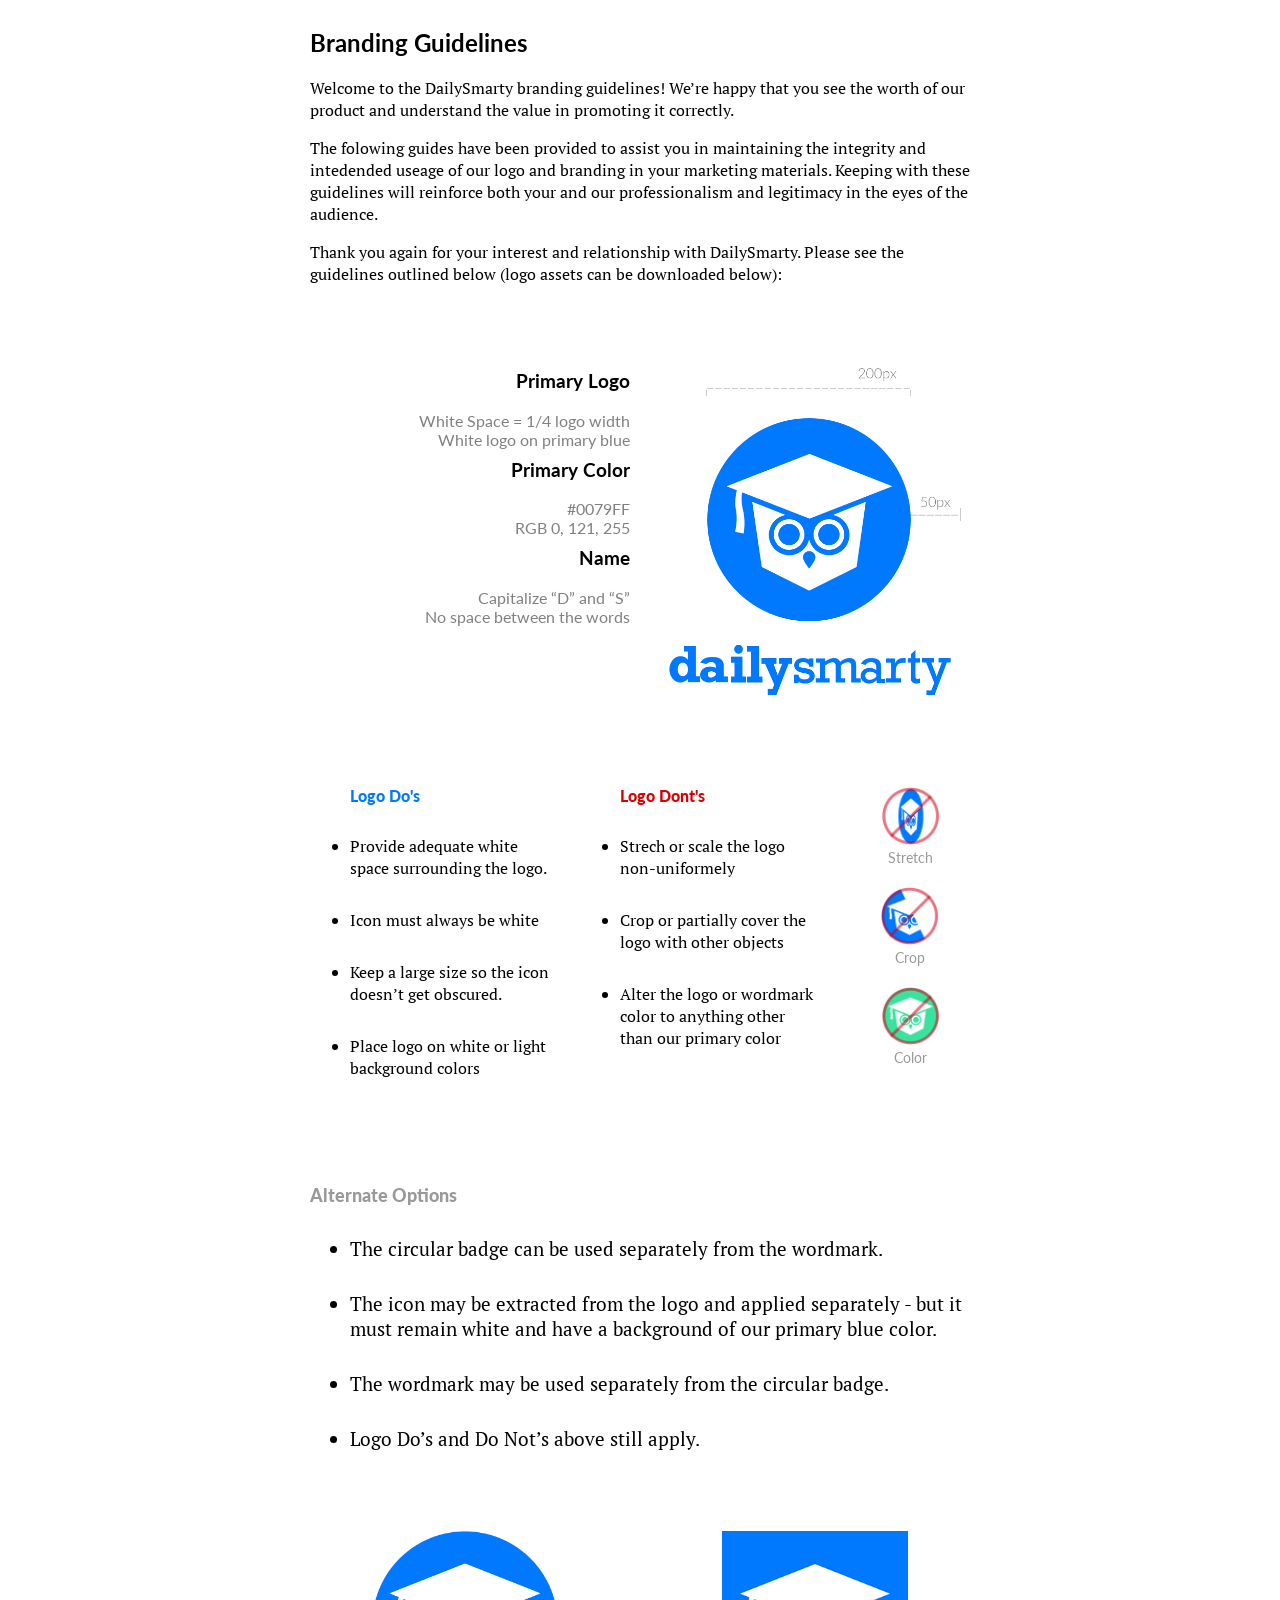
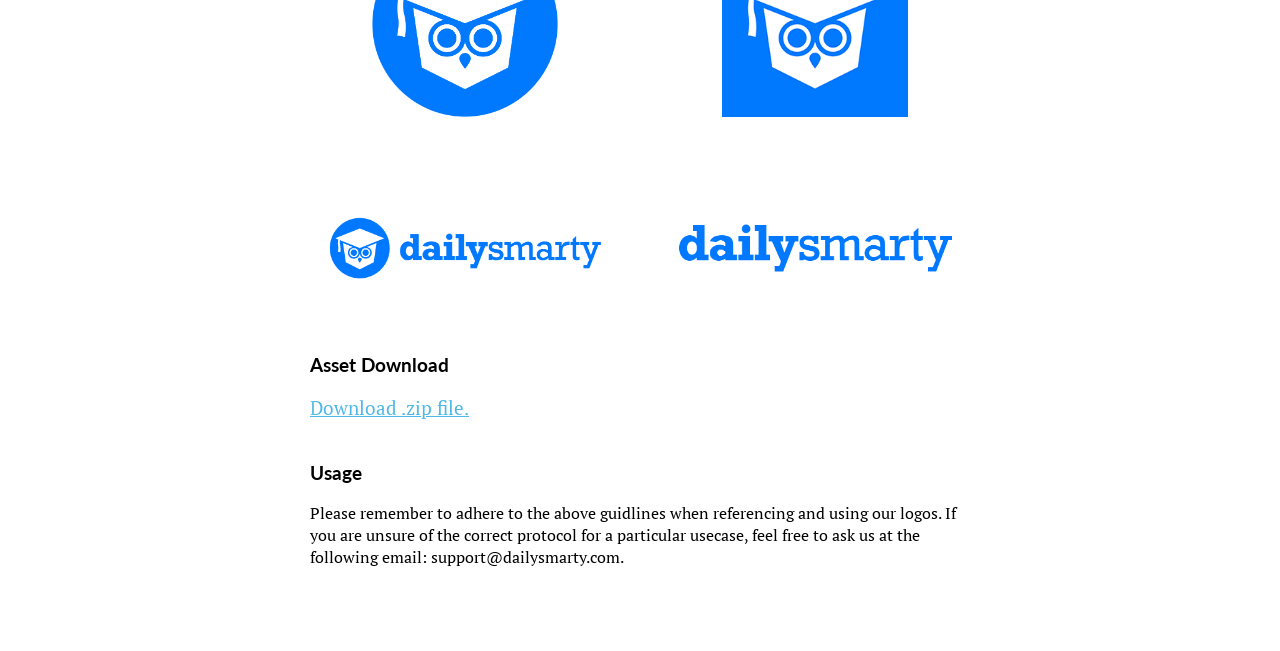
<file: HTML-CSS/Unorganized Random HTML Projects/CSS Grid proj.html>
﻿<!DOCTYPE html>
<html lang='en'>

<head>
    <meta charset='UTF-8'>
    <title>CSS Grid</title>
    <link href="https://fonts.googleapis.com/css?family=Lato" rel="stylesheet">
    <link href="https://fonts.googleapis.com/css?family=PT+Serif" rel="stylesheet">

    <style>
        body {
            font-family: 'Lato', sans-serif;
            background-color: #ffffff;
        }

        p,
        li {
            font-family: 'PT Serif', serif;
        }

        .container {
            display: flex;
            justify-content: center;
        }

        .content-wrapper {
            width: 660px;
        }

        .style-details {
            display: grid;
            grid-template-columns: 1fr 1fr;
            grid-gap: 20px;
            margin-top: 75px;
            margin-bottom: 75px;
        }

        .style-details-text {
            text-align: right;
        }

        .style-details-text div {
            color: #808080;
            font-weight: normal;
        }

        .style-details-text h3 {
            margin-top: 30px;
            margin-top: 10px;
        }

        .style-details-logo img {
            width: 100%;
        }

        .dos_donts_wrapper {
            margin-top: 75px;
            margin-bottom: 75px;
            display: grid;
            grid-template-columns: 2fr 2fr 1fr;
            grid-gap: 30px;
        }

        .dont_image_box {
            text-align: center;
            margin-bottom: 20px;
        }

        .dont_image_box div {
            font-size: 14px;
            color: #999999;
        }

        .dont_image_box img {
            width: 50%;
        }

        .dos_donts_heading {
            font-weight: 900;
            margin-bottom: 20px;
            margin-left: 40px;
        }

        .blue_text {
            color: #0079ff;
        }

        .red_text {
            color: #dc0004;
        }

        .dos_donts_list li {
            margin-top: 30px;
            margin-bottom: 30px;
            font-size: 16px;
        }

        .alternate_options_wrapper {
            margin-top: 75px;
            margin-bottom: 75px;
        }

        .alternate_options_wrapper h3 {
            color: #999999;
            font-size: 18px;
            font-weight: 900;
        }

        .alternate_options_wrapper li {
            margin-top: 30px;
            margin-bottom: 30px;
            font-size: 19px;
        }

        .alternate_options_images {
            margin-top: 80px;
            display: grid;
            grid-template-columns: repeat(2, 1fr);
            justify-items: center;
            grid-gap: 100px 40px;
        }

        .image_logos {
            width: 60%;
        }

        .text_logos {
            width: 90%;
        }

        .additional_branding_details {
            margin-top: 75px;
            margin-bottom: 75px;
        }

        .additional_branding_details a {
            color: #4fb8e8;
            font-size: 19px;
        }

        .additional_branding_details p {
            margin-bottom: 42px;
        }

        @media (max-width: 48em) {
            .style-details, .dos_donts_wrapper {
                grid-template-columns: 1fr;
                grid-gap: 50px;
            }

            .style-details-text {
                text-align: center;
            }

            
        }

    </style>
</head>

<body>
    <div class="container">

        <div class="content-wrapper">

            <h2>Branding Guidelines</h2>

            <p>Welcome to the DailySmarty branding guidelines! We’re happy that you see the worth of our product and understand the value in promoting it correctly.</p>

            <p>The folowing guides have been provided to assist you in maintaining the integrity and intedended useage of our logo and branding in your marketing materials. Keeping with these guidelines will reinforce both your and our professionalism and legitimacy in the eyes of the audience.</p>

            <p>Thank you again for your interest and relationship with DailySmarty. Please see the guidelines outlined below (logo assets can be downloaded below):</p>

            <div class="style-details">
                <div class="style-details-text">
                    <h3>Primary Logo</h3>
                    <div>White Space = 1/4 logo width</div>
                    <div>White logo on primary blue</div>

                    <h3>Primary Color</h3>
                    <div>#0079FF</div>
                    <div>RGB 0, 121, 255</div>

                    <h3>Name</h3>
                    <div>Capitalize “D” and “S”</div>
                    <div>No space between the words</div>

                </div>

                <div class="style-details-logo">
                    <img src="backgrounds/logo-with-margin.png" alt="Logo With Margins">
                </div>
            </div>

            <div class="dos_donts_wrapper">
                <div class="dos_donts_list">
                    <div class="dos_donts_heading blue_text">
                        Logo Do's
                    </div>

                    <ul>
                        <li>Provide adequate white space surrounding the logo.</li>
                        <li>Icon must always be white</li>
                        <li>Keep a large size so the icon doesn’t get obscured.</li>
                        <li>Place logo on white or light background colors</li>
                    </ul>
                </div>

                <div class="dos_donts_list">
                    <div class="dos_donts_heading red_text">
                        Logo Dont's
                    </div>
                    <ul>
                        <li>Strech or scale the logo non-uniformely</li>
                        <li>Crop or partially cover the logo with other objects</li>
                        <li>Alter the logo or wordmark color to anything other than our primary color</li>
                    </ul>
                </div>

                <div class="donts_images">
                    <div class="dont_image_box">
                        <img src="backgrounds/dont_stretch.png">
                        <div>Stretch</div>
                    </div>

                    <div class="dont_image_box">
                        <img src="backgrounds/dont_crop.png">
                        <div>Crop</div>
                    </div>

                    <div class="dont_image_box">
                        <img src="backgrounds/dont_color.png">
                        <div>Color</div>
                    </div>
                </div>

            </div>

            <div class="alternate_options_wrapper">
                <h3>Alternate Options</h3>

                <ul>
                    <li>The circular badge can be used separately from the wordmark.</li>
                    <li>The icon may be extracted from the logo and applied separately - but it must remain white and have a background of our primary blue color.</li>
                    <li>The wordmark may be used separately from the circular badge.</li>
                    <li>Logo Do’s and Do Not’s above still apply.</li>
                </ul>

                <div class="alternate_options_images">
                    <img class="image_logos" src="backgrounds/ds_circle_logo.png">
                    <img class="image_logos" src="backgrounds/ds_square_logo.png">
                    <img class="text_logos" src="backgrounds/ds_icon_text_logo.png">
                    <img class="text_logos" src="backgrounds/ds_text_logo.png">
                </div>
            </div>

            <div class="additional_branding_details">
                <h3>Asset Download</h3>
                <p>
                    <a href="#">Download .zip file.</a>
                </p>
                <h3>Usage</h3>

                <p>
                    Please remember to adhere to the above guidlines when referencing
                    and using our logos. If you are unsure of the correct protocol for 
                    a particular usecase, feel free to ask us at the following email: support@dailysmarty.com.
                </p>
            </div>
        </div>

     

    </div>
</body>

</html>
</file>
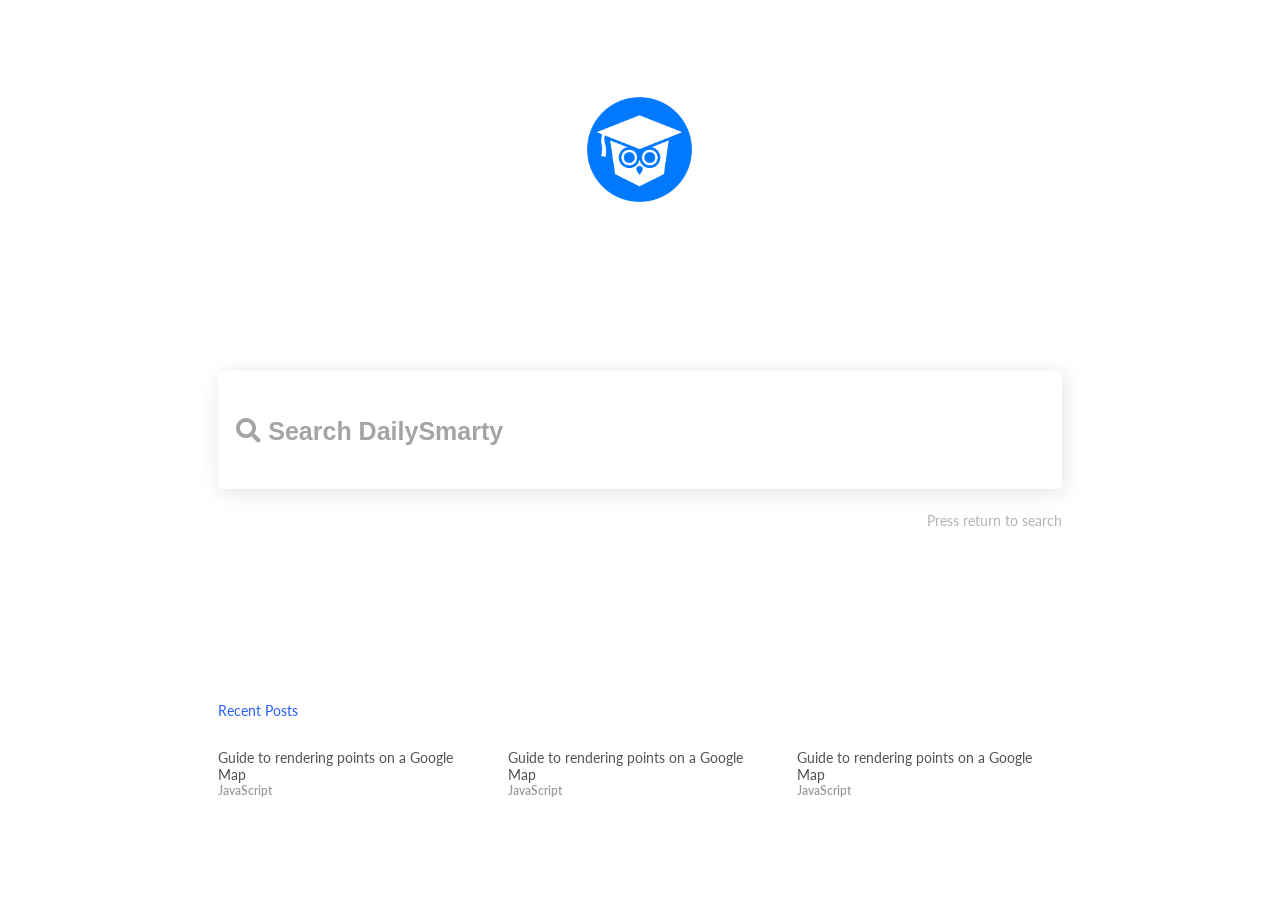
<file: HTML-CSS/Unorganized Random HTML Projects/DailySearch.html>
﻿<!DOCTYPE html>

<html lang="en" xmlns="http://www.w3.org/1999/xhtml">
<head>
    <meta charset="utf-8" />
    <title>DailySmarty Search</title>
    <link href="https://fonts.googleapis.com/css?family=Lato" rel="stylesheet">
    <link rel="stylesheet" href="https://use.fontawesome.com/releases/v5.2.0/css/all.css" integrity="sha384-hWVjflwFxL6sNzntih27bfxkr27PmbbK/iSvJ+a4+0owXq79v+lsFkW54bOGbiDQ" crossorigin="anonymous">
    <link rel="styleSheet" href="css/DailySearchCSS.css">
    
</head>
<body>
    <div class="container container-homepage">
        <div class="homepage-logo">
            <img src="backgrounds/ds_circle_logo.png" alt="">
        </div>

        <div class="search-bar homepage-search-bar">
            <input type="text" placeholder="&#xf002; Search DailySmarty">
            <p>Press return to search</p>
        </div>

        <div class="recent-posts-wrapper">
            <div class="recent-posts-heading">
                Recent Posts
            </div>

            <div class="recent-posts">
                <div class="recent-post">
                    <div class="recent-post-title">
                        Guide to rendering points on a Google Map
                    </div>
                    <div class="recent-post-category">
                        JavaScript
                    </div>
                </div>
                <div class="recent-post">
                    <div class="recent-post-title">
                        Guide to rendering points on a Google Map
                    </div>
                    <div class="recent-post-category">
                        JavaScript
                    </div>
                </div>
                <div class="recent-post">
                    <div class="recent-post-title">
                        Guide to rendering points on a Google Map
                    </div>
                    <div class="recent-post-category">
                        JavaScript
                    </div>
                </div>
            </div>
        </div>
    </div>

</body>

</html>
</file>
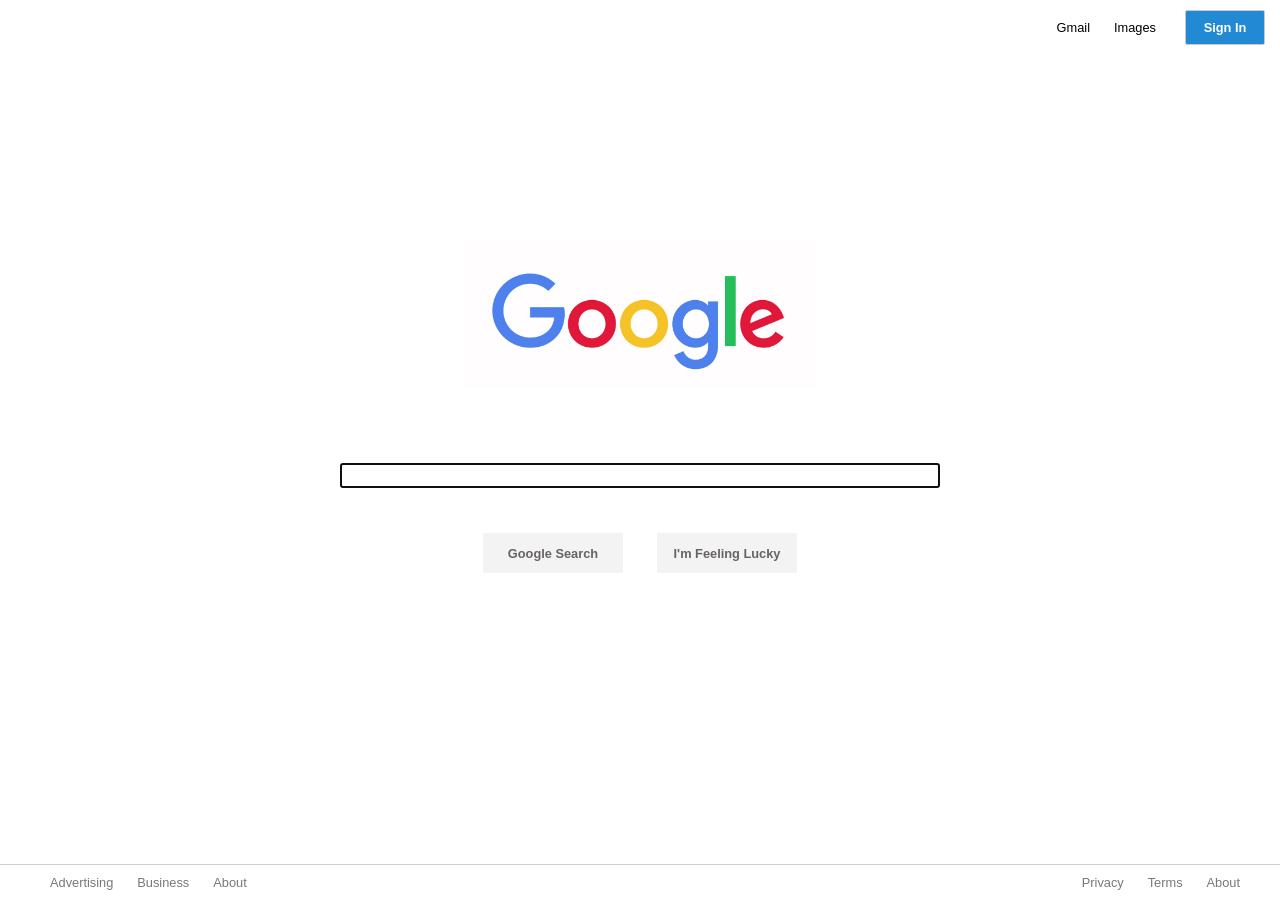
<file: HTML-CSS/Unorganized Random HTML Projects/GoogleReplicate.html>
<!DOCTYPE>
<html>
  <head>
    <title>Google Copy</title>
	
	<link href="https://fonts.googleapis.com/css?family=Roboto" rel="stylesheet">
    <link href="css/GoogleStyles.css" rel="stylesheet">

  </head>

    <header>
	  <ul id='nav-right'>
	    <li><a href="#">Gmail</a></li>
		<li><a href="#">Images</a></li>
		<li><input type="button" id="sign-in" value="Sign In"/></li>
	  </ul>
	  
	  <script type-"text/javascript">
		function focusIt()
		{
			var my_search_box = document.getElementById("search-box")
			my_search_box.focus();
		}
		
		onload = focusIt;
		
	  </script>
	  
	</header>
	
	<div id="content">
	 <div id="logo">
	   <img src="backgrounds/google.jpg" alt="Google Logo" width ="350">
	 </div>
	<div id="search">
	  <input id="search-box" type="text" name="search">
	</div>
	<div id="search-buttons">
	  <li class="btn"><input type="button" class="button" name="google" value="Google Search"/></li>
	  <li class="btn"><input type="button" class="button" name="google" value="I'm Feeling Lucky"/></li>
	</div>
	</div>
	<footer>
      <ul id="footer-left">
	    <li><a href="#">Advertising</a></li>
		<li><a href="#">Business</a></li>
		<li><a href="#">About</a></li>
	  </ul>
	  
      <ul id="footer-right">
	    <li><a href="#">Privacy</a></li>
		<li><a href="#">Terms</a></li>
		<li><a href="#">About</a></li>
	  </ul>
	</footer>
  
  </body>
  

</html>
</file>
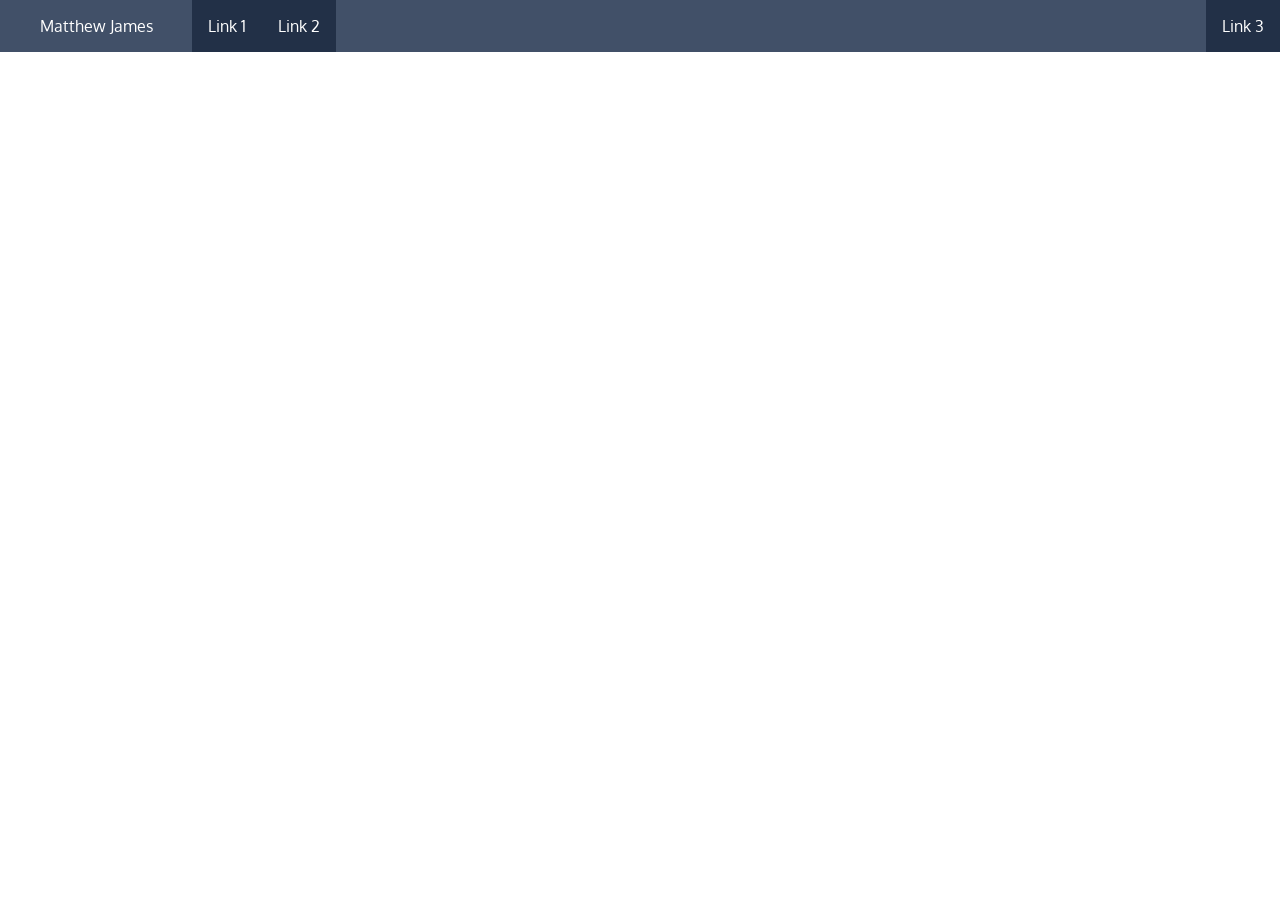
<file: HTML-CSS/Unorganized Random HTML Projects/Responsive NavBar.html>
<!DOCTYPE html>
<html lang='en'>
<head>
    <meta charset="utf-8" />
    <title>NavBar</title>
    <link rel="stylesheet" href="css/NavBarCSS.css">
    <link rel="stylesheet" href="https://use.fontawesome.com/releases/v5.2.0/css/all.css" integrity="sha384-hWVjflwFxL6sNzntih27bfxkr27PmbbK/iSvJ+a4+0owXq79v+lsFkW54bOGbiDQ" crossorigin="anonymous">
    <link href="https://fonts.googleapis.com/css?family=Oxygen" rel="stylesheet">
</head>
<body>

    <div class="navbar">
        <a href="#" class="toggle" id="navHamburger">
            <i class="fas fa-bars"></i>
        </a>
        <a href="#" class="brand">Matthew James</a>


        <div class="left">
           <a href="#" class="link">Link 1</a>
           <a href="#" class="link">Link 2</a>
        </div>

        <div class="right">
           <a href="#" class="link">Link 3</a>
        </div>
    </div>

    
</body>

<script>
    const navHamburger = document.querySelector ('#navHamburger');

    navHamburger.addEventListener('click', (e) => {
        navHamburger.parentElement.classList.toggle('active');
    })
</script>
</html>
</file>
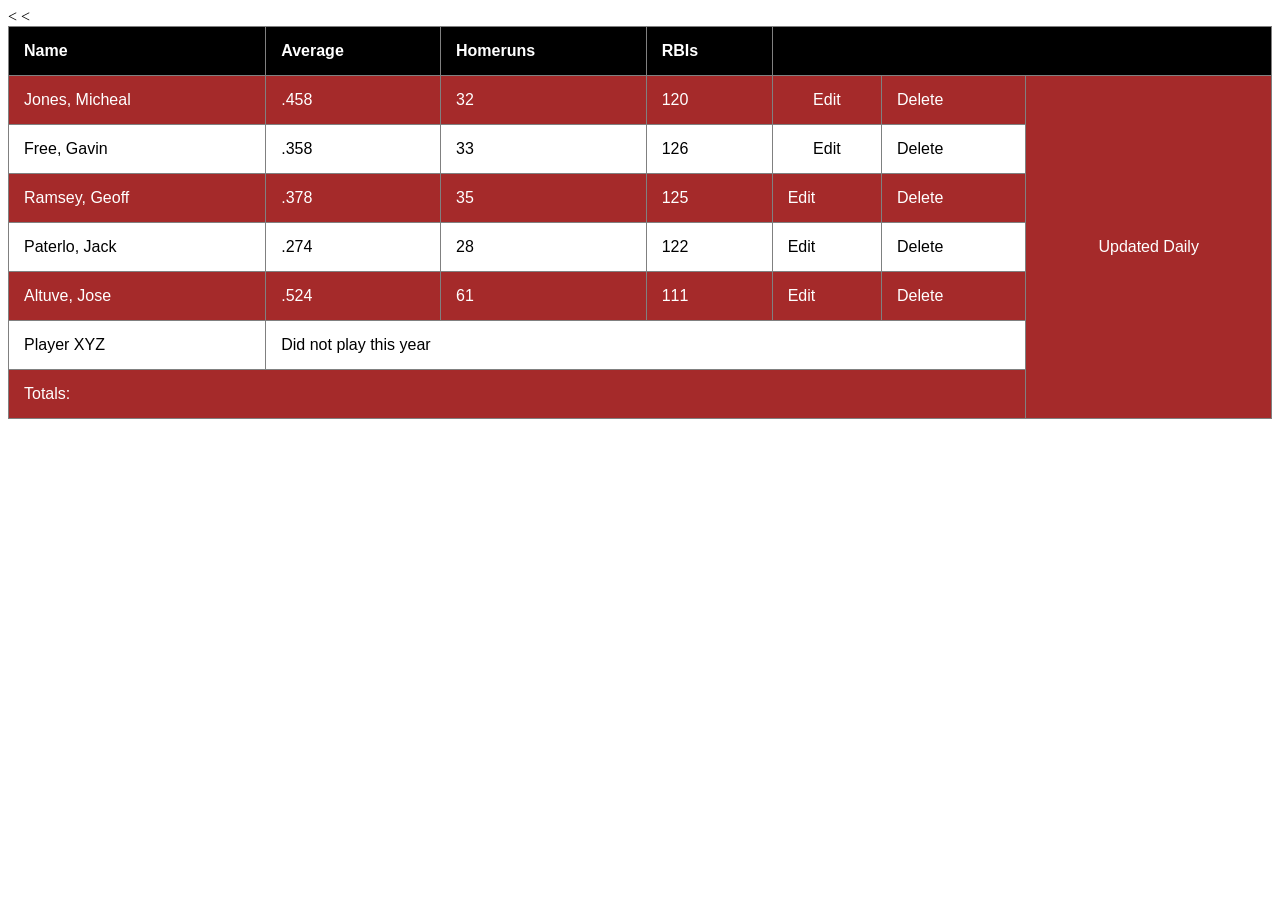
<file: HTML-CSS/Unorganized Random HTML Projects/Tables.html>
<!DOCTYPE html>
<html>
	<head>
		<meta charset="UTF-8">
		<title>HTML5 Tables</title>
		
		<style>
		  table{
		    font-family: sans-serif;
			width: 100%;
			border-collapse: collapse;
		  }
		  
		  th{
		    background-color: black;
			color: white;
		  }
		  
		  td, th{
		  padding: 15px;
		  text-align: left;
		  border: 1px solid grey;
		}
		
		tr:nth-child(even){
		  background-color: brown;
		  color:white;
		}
		
	
		
		.center-table-text{
		  text-align: center;
		}
		
		</style>
		
	
	</head>
	
	<body>

	
	<table>
	
	  <tr>
		<th>Name</th>
		<th>Average</th>
		<th>Homeruns</th>
		<th>RBIs</th>
		<th colspan="3"></th>
		
	  </tr>
	  
	  <tr>
	    <td>Jones, Micheal</td>
		<td>.458</td>
		<td>32</td>
		<td>120</td>
		<td class="center-table-text">Edit</td>
		<td>Delete</td>
		<td rowspan="7" class="center-table-text">Updated Daily</td>
	  </tr>
	  
	   <tr>
	    <td>Free, Gavin</td>
		<td>.358</td>
		<td>33</td>
		<td>126</td>
		<td class="center-table-text">Edit</td>
		<td>Delete</td>
	  </tr>
	  
	   <tr>
	    <td>Ramsey, Geoff</td>
		<td>.378</td>
		<td>35</td>
		<td>125</td>
		<<td>Edit</td>
		<td>Delete</td>
	  </tr>
	  
	   <tr>
	    <td>Paterlo, Jack</td>
		<td>.274</td>
		<td>28</td>
		<td>122</td>
		<<td>Edit</td>
		<td>Delete</td>
	  </tr>
	  
	   <tr>
	    <td>Altuve, Jose</td>
		<td>.524</td>
		<td>61</td>
		<td>111</td>
		<td>Edit</td>
		<td>Delete</td>
	  </tr>
	  
	  <tr>
	    <td>Player XYZ</td>
		<td colspan="5">Did not play this year</td>
	  </tr>
	  
	  <tr>
	    <td colspan="6">Totals:</td>
	  </tr>
		
	</table>
	
	</body>




</html>
</file>
<file: HTML-CSS/Unorganized Random HTML Projects/css/DailySearchCSS.css>
﻿html {
    font-family: 'Lato', sans-serif;
    box-sizing: border-box;
    font-size: 62.5%;
}

*,
*::before,
*::after {
    margin: 0;
    padding: 0;
    box-sizing: inherit;
}

.container {
    display: grid;
    grid-template-rows: repeat(auto-fit, minmax(100px, 1fr));
    grid-template-columns: 1fr 1fr 1fr;    
    justify-items: center;
}

.container-homepage {
    align-items: center;
    height: 100vh;
}

.container-results {
    margin-top: 2em;
}

.homepage-logo {
    grid-column: 2;
    grid-row: 1;
}

    .homepage-logo img {
        width: 10.5rem;
    }

.search-bar {
    grid-column: 1/-1;
    grid-row: 2;
}

    .search-bar input {
        width: 66vw;
        padding-left: 0.75em;
    }

.homepage-search-bar input {
    height: 11.8rem;
}

        .search-bar input[type=text] {
            font-size: 2.5em;
            font-family: 'Font Awesome\ 5 Free', Arial, Helvetica, sans-serif;
            font-weight: 600;
            color: #585858;
            box-shadow: 2px 3px 20px 1px rgba(0, 0, 0, 0.1);
            border: 0px solid transparent;
            border-radius: 0.5rem;
        }

            .search-bar input[type=text]::placeholder {
                font-family: 'Font Awesome\ 5 Free', Arial, Helvetica, sans-serif;
                font-weight: 600;
                color: #a4a4a4;
            }

            .search-bar input[type=text]:focus {
                outline: none;
                box-shadow: 2px 3px 20px 1px rgba(0, 0, 0, 0.3);
            }

    .search-bar p {
        color: #b3b3b3;
        font-size: 1.4rem;
        line-height: 1.7rem;
        margin-top: 2.3rem;
        text-align: right;
    }

.recent-posts-wrapper {
    grid-column: 1/-1;
    grid-row: 3;
}

.recent-posts-heading {
    color: #2660f3;
    margin-bottom: 3rem;
    font-size: 1.4rem;
}

.recent-posts {
    display: grid;
    width: 66vw;
    grid-template-columns: repeat(auto-fit, minmax(100px, 1fr));
    grid-gap: 2.5rem;
}

.recent-post-title {
    color: #535353;
    font-size: 1.4rem;
}

.recent-post-category {
    color: #999999;
    font-size: 1.2rem;
    font-weight: 600;
}

/* Results Page Styles*/

.results-posts-wrapper {
    grid-row: 3;
    grid-column: 1/-1;
    width: 66vw;
}

.results-search-bar input {
    height: 5rem;
    margin-bottom: 1em;
    margin-top: 3em;
}

.post {
    margin-top: 3em;
    margin-bottom: 3em;
}

.category-name {
    color: #2660f3;
    margin-bottom: 1.5rem;
    font-size: 1.4rem;
}

.result-post-title a {
    color: #535353;
    text-decoration: none;
    font-size: 1.8rem;
}

.result-post-links-wrapper {
    margin-top: 2rem;
    display: grid;
    grid-template-columns: repeat(auto-fit, minmax(100px, 1fr));
    grid-gap: 2rem;
}

.result-post-link {
    color: #535353;
    text-decoration: none;
    font-size: 1.4rem;
}

.result-post-link:hover {
    text-decoration: underline;
}

.results-logo {
    grid-row: 1;
    grid-column: 2;
    display: flex;
    justify-content: center;
    align-items: center;
}

.results-logo {
    width: 50px;
}
</file>
<file: HTML-CSS/Unorganized Random HTML Projects/css/GoogleStyles.css>
*{
	margin: 0px;
}

header{
	position: absolute;
	right: 0px;
	top: 0px;
	text-align: right;
}

header ul li {
	display: inline-block;
	margin: 10px;
}

header a:link {
	color: black;
	font-family: sans-serif;
	font-size: .8em;
	text-decoration: none;
}

header a:hover {
	text-decoration: underline;
}

#sign-in {
	border-radius: 2px;
	width: 80px;
	height: 35px;
	background-color: #2289d5;
	color: white;
	position: relative;
	font-size: .8em;
	text-align: center;
	font-weight: 600;
	margin: 0px 5px 5px 5px;
	border: 1px solid #cac9c9;
}

.btn {
	display: inline-block;
	margin: 10px;
}

#content {
	margin-top: 200px !important;
	display: flex;
	flex-wrap: wrap;
	justify-content: center;
	align-items: center;
}

#logo{
	clear: both;
	width: 50%;
	text-align: center;
}

#search {
	clear: both;
	width: 100%;
	text-align: center;
	margin-top: 30px;
}

#search-box {
	width: 600px;
	height: 25px;
	border: 1px solid #9998999;
	padding: 5px;
	margin: 0px 0px 5px 0px;
}

#search-buttons {
	clear: both;
	margin-top: 30px;
}

.button {
	border-radius: 2px;
	width: 140px;
	height: 40px;
	background-color: #f3f3f3;
	color: #686363;
	position: relative;
	font-size: .80em;
	font-family: Arial;
	text-align: center;
	font-weight: 600;
	margin: 0px 5px 5px 5px;
	border: 0px solid white;
}

.button:hover {
	border: 1px solid #A6A6A6;
	cursor: pointer;
}

footer {
	position: absolute;
	left: 0px;
	bottom: 0px;
	border-top: 1px solid #d1d1d1;
	text-align: right;
	width: 100%;
	background-color: white;
	margin-bottom: 0px;
}

footer ul li{
	display: inline-block;
	margin: 10px;
}

#footer-left {
	float: left;
}

#footer-right {
	float: right;
	margin-right: 30px;
}

footer a:link{
	text-decoration: none;
	color: #787878;
	list-style-type: none;
	font-family: sans-serif;
	font-size: .8em;
}

footer a:hover {
	text-decoration: underline;
}
</file>
<file: HTML-CSS/Unorganized Random HTML Projects/css/NavBarCSS.css>
html {
    font-family: 'Oxygen', sans-serif;
}

body {
    margin: 0px;
}

.navbar {
    background: #415068;
}

.navbar div {
    display: none;
}

.navbar .toggle,
.navbar .brand {
    display: inline-block;
}

.navbar .link {
    display: block;
    text-align: center;
    padding: 1em;
    text-decoration: none;
    background: #223047;
    color: white;
}

.navbar .link:hover,
.navbar .link:active {
    color: #223047;
    background: white;
}

.navbar .brand {
    width: 10em;
    text-align: center;
    padding: 1em;
    color: white;
}

.navbar a {
    text-decoration: none;
}

.navbar .toggle {
    padding: 1em;
    color: black;
}

@media (min-width: 48em) {
    .navbar {
        display: flex;
    }

    .navbar div {
        display: flex;
    }

    .navbar .left,
    .navbar .right {
        display: flex;
        flex: 1;
    }

    .navbar .link {
        width: auto;
    }

    .navbar .right {
        justify-content: flex-end;
    }

    .navbar .toggle {
        display: none;
    }
}

@media (max-width: 48em) {
    .navbar.active .toggle {
        background: #223047;
        color: white;
    }

    .navbar .brand {
        text-align: left;
    }

    .navbar.active div {
        display: block;
    }
}
</file>
